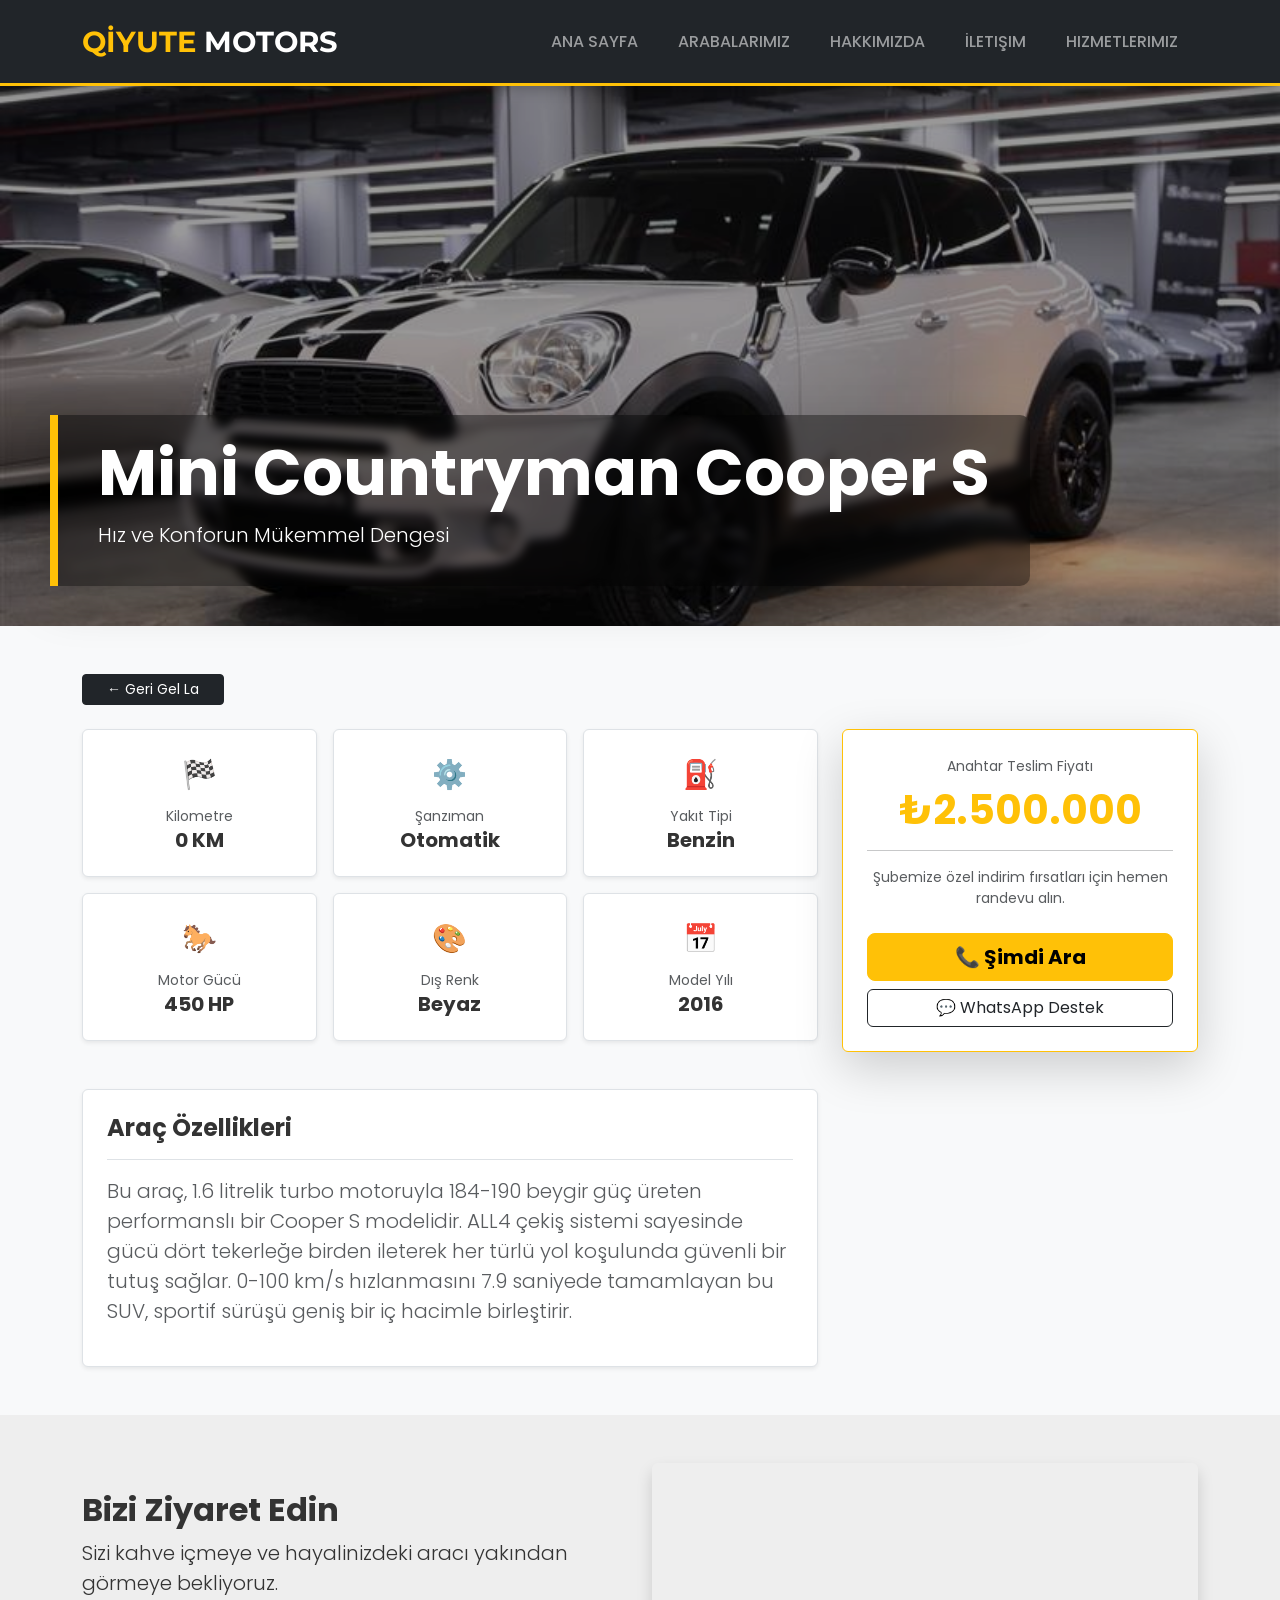
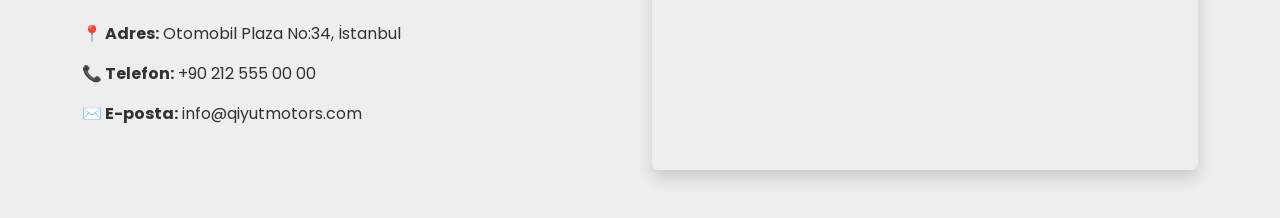
<file: 01DetayAraç.html>
<!DOCTYPE html>
<html lang="en">
<head>
    <meta charset="UTF-8">
    <meta name="viewport" content="width=device-width, initial-scale=1.0">
    <title>Document</title>
    <link href="https://cdn.jsdelivr.net/npm/bootstrap@5.3.0/dist/css/bootstrap.min.css" rel="stylesheet" integrity="sha384-9ndCyUaIbzAi2FUVXJi0CjmCapSmO7SnpJef0486qhLnuZ2cdeRhO02iuK6FUUVM" crossorigin="anonymous">
    <link rel="stylesheet" href="style.css">
</head>
<body>

    <nav class="navbar navbar-expand-lg navbar-dark bg-dark sticky-top">
    <div class="container">
        <a class="navbar-brand fw-bold" href="index.html">
            <span class="text-warning">QİYUTE</span> MOTORS
        </a>

        <button class="navbar-toggler" type="button" data-bs-toggle="collapse" data-bs-target="#zaffarNav">
            <span class="navbar-toggler-icon"></span>
        </button>

        <div class="collapse navbar-collapse" id="zaffarNav">
            <ul class="navbar-nav ms-auto">
                <li class="nav-item">
                    <a class="nav-link" href="index.html">Ana Sayfa</a>
                </li>
                <li class="nav-item">
                    <a class="nav-link" href="Arabalar.html">Arabalarımız</a>
                </li>
                <li class="nav-item">
                    <a class="nav-link" href="hakkımızda.html">Hakkımızda</a>
                </li>
                <li class="nav-item">
                    <a class="nav-link" href="iletişim.html">İletişim</a>
                </li>
                <li class="nav-item">
                    <a class="nav-link" href="hizmetlerimiz.html">Hizmetlerimiz</a>
                </li>
            </ul>
        </div>
    </div>
</nav>



    <section class="araba-ust-bolum position-relative">
    <div class="container-fluid p-0">
        <img src="images/miniCopper01.jpg" class="detay-ana-resim" alt="Araba">
        <div class="resim-ustu-yazi shadow-lg">
            <h1 class="display-3 fw-bold">Mini Countryman Cooper S</h1>
            <p class="lead">Hız ve Konforun Mükemmel Dengesi</p>
        </div>
    </div>
</section>

<div class="container my-5">
    <div class="mb-4">
        <a href="Arabalar.html" class="btn btn-dark btn-sm px-4">← Geri Gel La</a>
    </div>

    <div class="row">
        <div class="col-lg-8">
            <div class="row g-3">
                <div class="col-6 col-md-4">
                    <div class="detay-kutu text-center p-4 shadow-sm border rounded">
                        <span class="d-block mb-2 fs-3">🏁</span>
                        <span class="text-muted small">Kilometre</span>
                        <h5 class="fw-bold mb-0">0 KM</h5>
                    </div>
                </div>
                <div class="col-6 col-md-4">
                    <div class="detay-kutu text-center p-4 shadow-sm border rounded">
                        <span class="d-block mb-2 fs-3">⚙️</span>
                        <span class="text-muted small">Şanzıman</span>
                        <h5 class="fw-bold mb-0">Otomatik</h5>
                    </div>
                </div>
                <div class="col-6 col-md-4">
                    <div class="detay-kutu text-center p-4 shadow-sm border rounded">
                        <span class="d-block mb-2 fs-3">⛽</span>
                        <span class="text-muted small">Yakıt Tipi</span>
                        <h5 class="fw-bold mb-0">Benzin</h5>
                    </div>
                </div>
                <div class="col-6 col-md-4">
                    <div class="detay-kutu text-center p-4 shadow-sm border rounded">
                        <span class="d-block mb-2 fs-3">🐎</span>
                        <span class="text-muted small">Motor Gücü</span>
                        <h5 class="fw-bold mb-0">450 HP</h5>
                    </div>
                </div>
                <div class="col-6 col-md-4">
                    <div class="detay-kutu text-center p-4 shadow-sm border rounded">
                        <span class="d-block mb-2 fs-3">🎨</span>
                        <span class="text-muted small">Dış Renk</span>
                        <h5 class="fw-bold mb-0">Beyaz</h5>
                    </div>
                </div>
                <div class="col-6 col-md-4">
                    <div class="detay-kutu text-center p-4 shadow-sm border rounded">
                        <span class="d-block mb-2 fs-3">📅</span>
                        <span class="text-muted small">Model Yılı</span>
                        <h5 class="fw-bold mb-0">2016</h5>
                    </div>
                </div>
            </div>

            <div class="mt-5 p-4 bg-white shadow-sm border rounded">
                <h4 class="fw-bold border-bottom pb-3 mb-3">Araç Özellikleri</h4>
                <p class="text-muted lead">
                    Bu araç, 1.6 litrelik turbo motoruyla 184-190 beygir güç üreten performanslı bir Cooper S modelidir. ALL4 çekiş sistemi sayesinde gücü dört tekerleğe birden ileterek her türlü yol koşulunda güvenli bir tutuş sağlar. 0-100 km/s hızlanmasını 7.9 saniyede tamamlayan bu SUV, sportif sürüşü geniş bir iç hacimle birleştirir.
                </p>
            </div>
        </div>

        <div class="col-lg-4">
            <div class="sticky-top" style="top: 100px; z-index: 1;">
                <div class="card border-warning shadow-lg">
                    <div class="card-body p-4 text-center">
                        <span class="text-muted small">Anahtar Teslim Fiyatı</span>
                        <h2 class="display-6 fw-bold text-warning my-2">₺2.500.000</h2>
                        <hr>
                        <p class="small text-muted mb-4">Şubemize özel indirim fırsatları için hemen randevu alın.</p>
                        <div class="d-grid gap-2">
                            <button class="btn btn-warning btn-lg fw-bold">📞 Şimdi Ara</button>
                            <button class="btn btn-outline-dark">💬 WhatsApp Destek</button>
                        </div>
                    </div>
                </div>
            </div>
        </div>
    </div>
</div>
<section class="py-5" style="background-color: #eeeeee;">
    <div class="container">
        <div class="row align-items-center">
            <div class="col-md-6">
                <h2 class="fw-bold">Bizi Ziyaret Edin</h2>
                <p class="lead">Sizi kahve içmeye ve hayalinizdeki aracı yakından görmeye bekliyoruz.</p>
                <ul class="list-unstyled mt-4">
                    <li class="mb-3"><strong>📍 Adres:</strong> Otomobil Plaza No:34, İstanbul</li>
                    <li class="mb-3"><strong>📞 Telefon:</strong> +90 212 555 00 00</li>
                    <li class="mb-3"><strong>✉️ E-posta:</strong> info@qiyutmotors.com</li>
                </ul>
            </div>
            <div class="col-md-6">
                <div class="ratio ratio-16x9 shadow rounded overflow-hidden">
                    <iframe src="https://www.google.com/maps/embed?pb=!1m18!1m12!1m3!1d3010.457885421528!2d28.9774616!3d41.025635!2m3!1f0!2f0!3f0!3m2!1i1024!2i768!4f13.1!3m3!1m2!1s0x0%3A0x0!2zNDHCsDAxJzMyLjMiTiAyOMKwNTgnMzguOSJF!5e0!3m2!1str!2str!4v1620000000000" allowfullscreen="" loading="lazy"></iframe>
                </div>
            </div>
        </div>
    </div>
</section>
</body>
</html>
</file>
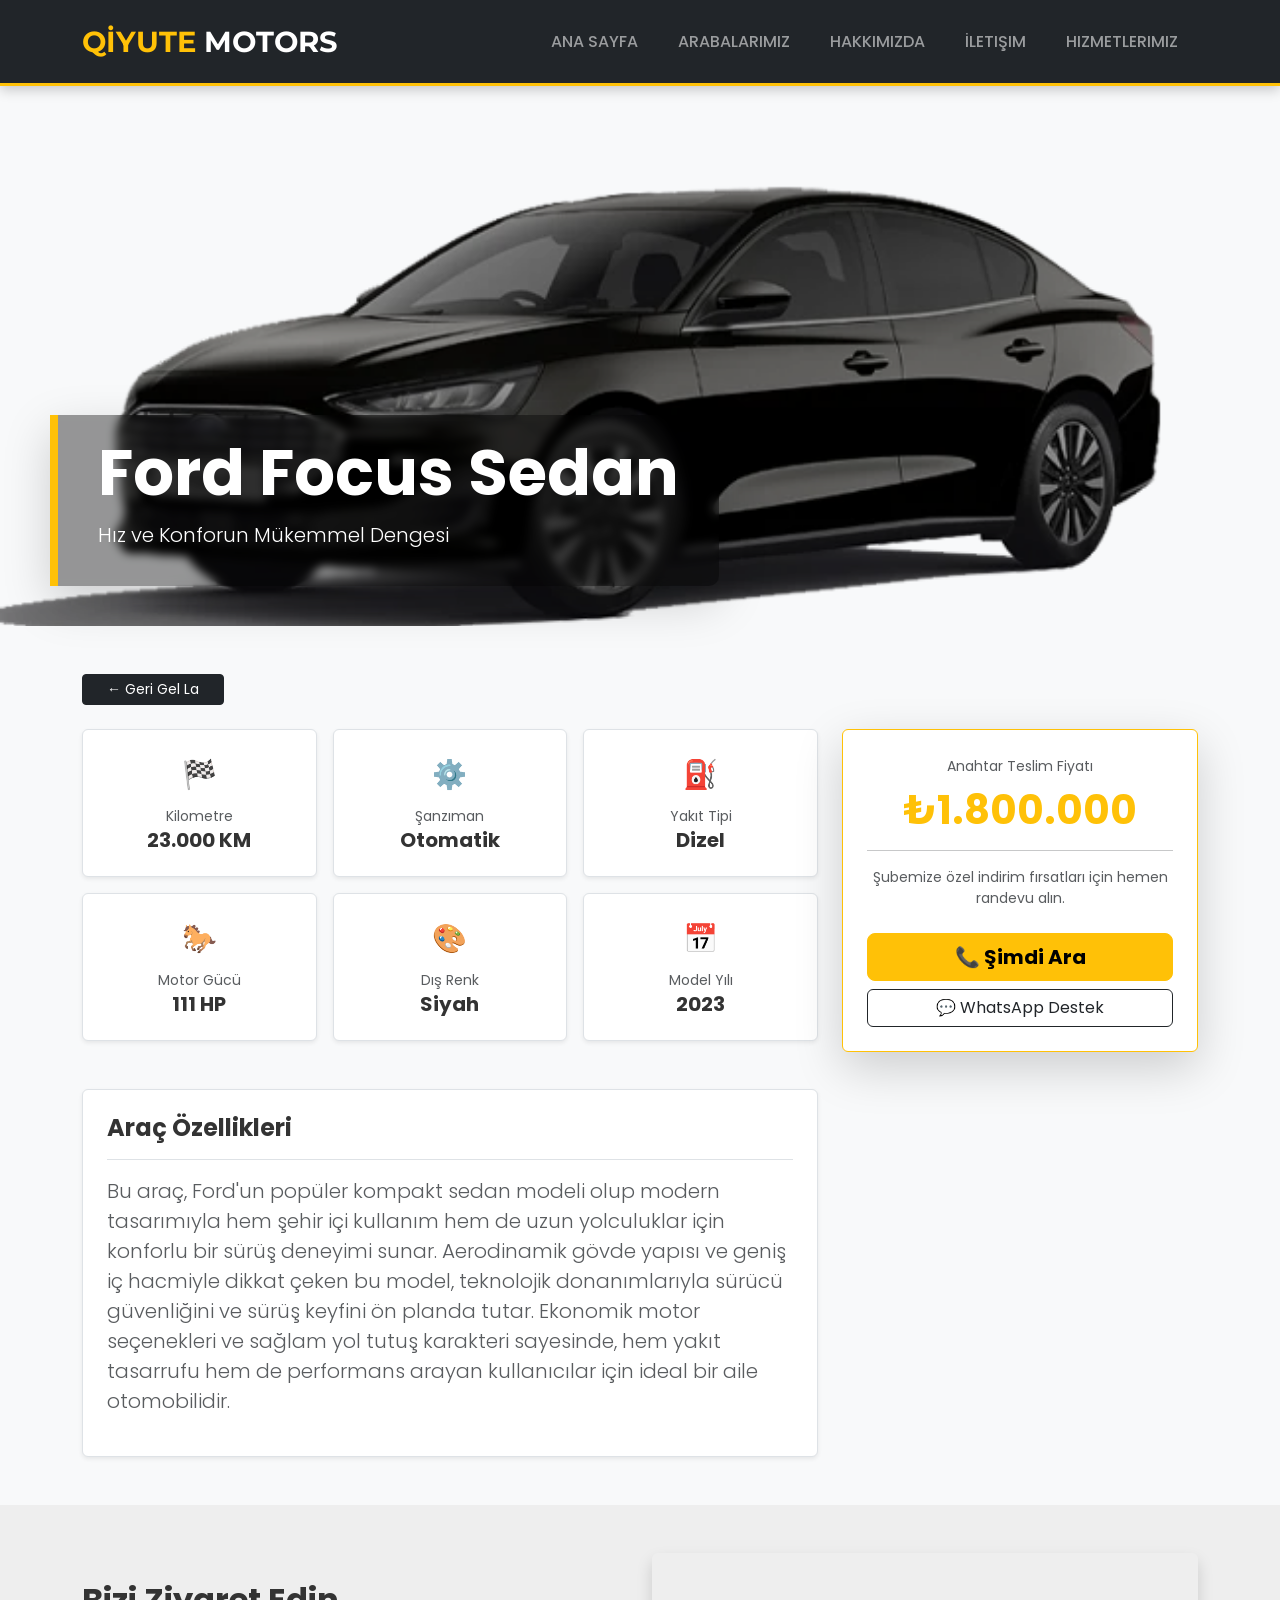
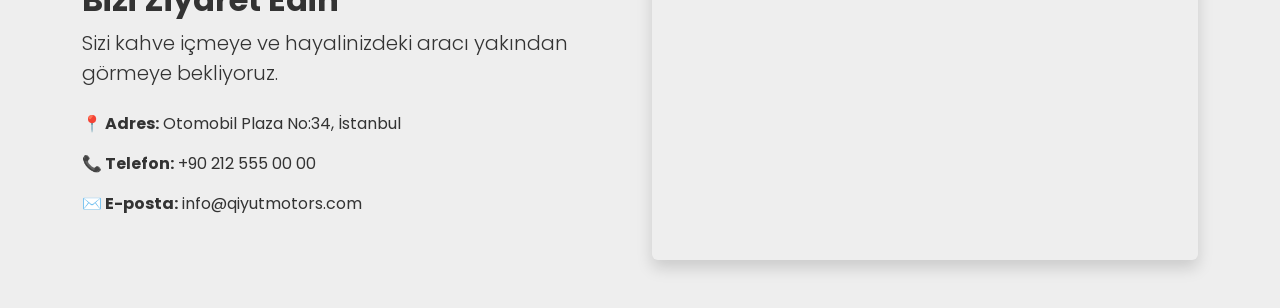
<file: 02DetayAraç.html>
<!DOCTYPE html>
<html lang="en">
<head>
    <meta charset="UTF-8">
    <meta name="viewport" content="width=device-width, initial-scale=1.0">
    <title>Document</title>
    <link href="https://cdn.jsdelivr.net/npm/bootstrap@5.3.0/dist/css/bootstrap.min.css" rel="stylesheet" integrity="sha384-9ndCyUaIbzAi2FUVXJi0CjmCapSmO7SnpJef0486qhLnuZ2cdeRhO02iuK6FUUVM" crossorigin="anonymous">
    <link rel="stylesheet" href="style.css">
</head>
<body>
    
    <nav class="navbar navbar-expand-lg navbar-dark bg-dark sticky-top">
    <div class="container">
        <a class="navbar-brand fw-bold" href="index.html">
            <span class="text-warning">QİYUTE</span> MOTORS
        </a>

        <button class="navbar-toggler" type="button" data-bs-toggle="collapse" data-bs-target="#zaffarNav">
            <span class="navbar-toggler-icon"></span>
        </button>

        <div class="collapse navbar-collapse" id="zaffarNav">
            <ul class="navbar-nav ms-auto">
                <li class="nav-item">
                    <a class="nav-link" href="index.html">Ana Sayfa</a>
                </li>
                <li class="nav-item">
                    <a class="nav-link" href="Arabalar.html">Arabalarımız</a>
                </li>
                <li class="nav-item">
                    <a class="nav-link" href="hakkımızda.html">Hakkımızda</a>
                </li>
                <li class="nav-item">
                    <a class="nav-link" href="iletişim.html">İletişim</a>
                </li>
                <li class="nav-item">
                    <a class="nav-link" href="hizmetlerimiz.html">Hizmetlerimiz</a>
                </li>
            </ul>
        </div>
    </div>
</nav>



    <section class="araba-ust-bolum position-relative">
    <div class="container-fluid p-0">
        <img src="images/fOCUC02.webp" class="detay-ana-resim" alt="Araba">
        <div class="resim-ustu-yazi shadow-lg">
            <h1 class="display-3 fw-bold">Ford Focus Sedan</h1>
            <p class="lead">Hız ve Konforun Mükemmel Dengesi</p>
        </div>
    </div>
</section>

<div class="container my-5">
    <div class="mb-4">
        <a href="Arabalar.html" class="btn btn-dark btn-sm px-4">← Geri Gel La</a>
    </div>

    <div class="row">
        <div class="col-lg-8">
            <div class="row g-3">
                <div class="col-6 col-md-4">
                    <div class="detay-kutu text-center p-4 shadow-sm border rounded">
                        <span class="d-block mb-2 fs-3">🏁</span>
                        <span class="text-muted small">Kilometre</span>
                        <h5 class="fw-bold mb-0">23.000 KM</h5>
                    </div>
                </div>
                <div class="col-6 col-md-4">
                    <div class="detay-kutu text-center p-4 shadow-sm border rounded">
                        <span class="d-block mb-2 fs-3">⚙️</span>
                        <span class="text-muted small">Şanzıman</span>
                        <h5 class="fw-bold mb-0">Otomatik</h5>
                    </div>
                </div>
                <div class="col-6 col-md-4">
                    <div class="detay-kutu text-center p-4 shadow-sm border rounded">
                        <span class="d-block mb-2 fs-3">⛽</span>
                        <span class="text-muted small">Yakıt Tipi</span>
                        <h5 class="fw-bold mb-0">Dizel</h5>
                    </div>
                </div>
                <div class="col-6 col-md-4">
                    <div class="detay-kutu text-center p-4 shadow-sm border rounded">
                        <span class="d-block mb-2 fs-3">🐎</span>
                        <span class="text-muted small">Motor Gücü</span>
                        <h5 class="fw-bold mb-0">111 HP</h5>
                    </div>
                </div>
                <div class="col-6 col-md-4">
                    <div class="detay-kutu text-center p-4 shadow-sm border rounded">
                        <span class="d-block mb-2 fs-3">🎨</span>
                        <span class="text-muted small">Dış Renk</span>
                        <h5 class="fw-bold mb-0">Siyah</h5>
                    </div>
                </div>
                <div class="col-6 col-md-4">
                    <div class="detay-kutu text-center p-4 shadow-sm border rounded">
                        <span class="d-block mb-2 fs-3">📅</span>
                        <span class="text-muted small">Model Yılı</span>
                        <h5 class="fw-bold mb-0">2023</h5>
                    </div>
                </div>
            </div>

            <div class="mt-5 p-4 bg-white shadow-sm border rounded">
                <h4 class="fw-bold border-bottom pb-3 mb-3">Araç Özellikleri</h4>
                <p class="text-muted lead">
                   Bu araç, Ford'un popüler kompakt sedan modeli olup modern tasarımıyla hem şehir içi kullanım hem de uzun yolculuklar için konforlu bir sürüş deneyimi sunar. Aerodinamik gövde yapısı ve geniş iç hacmiyle dikkat çeken bu model, teknolojik donanımlarıyla sürücü güvenliğini ve sürüş keyfini ön planda tutar. Ekonomik motor seçenekleri ve sağlam yol tutuş karakteri sayesinde, hem yakıt tasarrufu hem de performans arayan kullanıcılar için ideal bir aile otomobilidir.
                </p>
            </div>
        </div>

        <div class="col-lg-4">
            <div class="sticky-top" style="top: 100px; z-index: 1;">
                <div class="card border-warning shadow-lg">
                    <div class="card-body p-4 text-center">
                        <span class="text-muted small">Anahtar Teslim Fiyatı</span>
                        <h2 class="display-6 fw-bold text-warning my-2">₺1.800.000</h2>
                        <hr>
                        <p class="small text-muted mb-4">Şubemize özel indirim fırsatları için hemen randevu alın.</p>
                        <div class="d-grid gap-2">
                            <button class="btn btn-warning btn-lg fw-bold">📞 Şimdi Ara</button>
                            <button class="btn btn-outline-dark">💬 WhatsApp Destek</button>
                        </div>
                    </div>
                </div>
            </div>
        </div>
    </div>
</div>
<section class="py-5" style="background-color: #eeeeee;">
    <div class="container">
        <div class="row align-items-center">
            <div class="col-md-6">
                <h2 class="fw-bold">Bizi Ziyaret Edin</h2>
                <p class="lead">Sizi kahve içmeye ve hayalinizdeki aracı yakından görmeye bekliyoruz.</p>
                <ul class="list-unstyled mt-4">
                    <li class="mb-3"><strong>📍 Adres:</strong> Otomobil Plaza No:34, İstanbul</li>
                    <li class="mb-3"><strong>📞 Telefon:</strong> +90 212 555 00 00</li>
                    <li class="mb-3"><strong>✉️ E-posta:</strong> info@qiyutmotors.com</li>
                </ul>
            </div>
            <div class="col-md-6">
                <div class="ratio ratio-16x9 shadow rounded overflow-hidden">
                    <iframe src="https://www.google.com/maps/embed?pb=!1m18!1m12!1m3!1d3010.457885421528!2d28.9774616!3d41.025635!2m3!1f0!2f0!3f0!3m2!1i1024!2i768!4f13.1!3m3!1m2!1s0x0%3A0x0!2zNDHCsDAxJzMyLjMiTiAyOMKwNTgnMzguOSJF!5e0!3m2!1str!2str!4v1620000000000" allowfullscreen="" loading="lazy"></iframe>
                </div>
            </div>
        </div>
    </div>
</section>
</body>
</html>
</file>
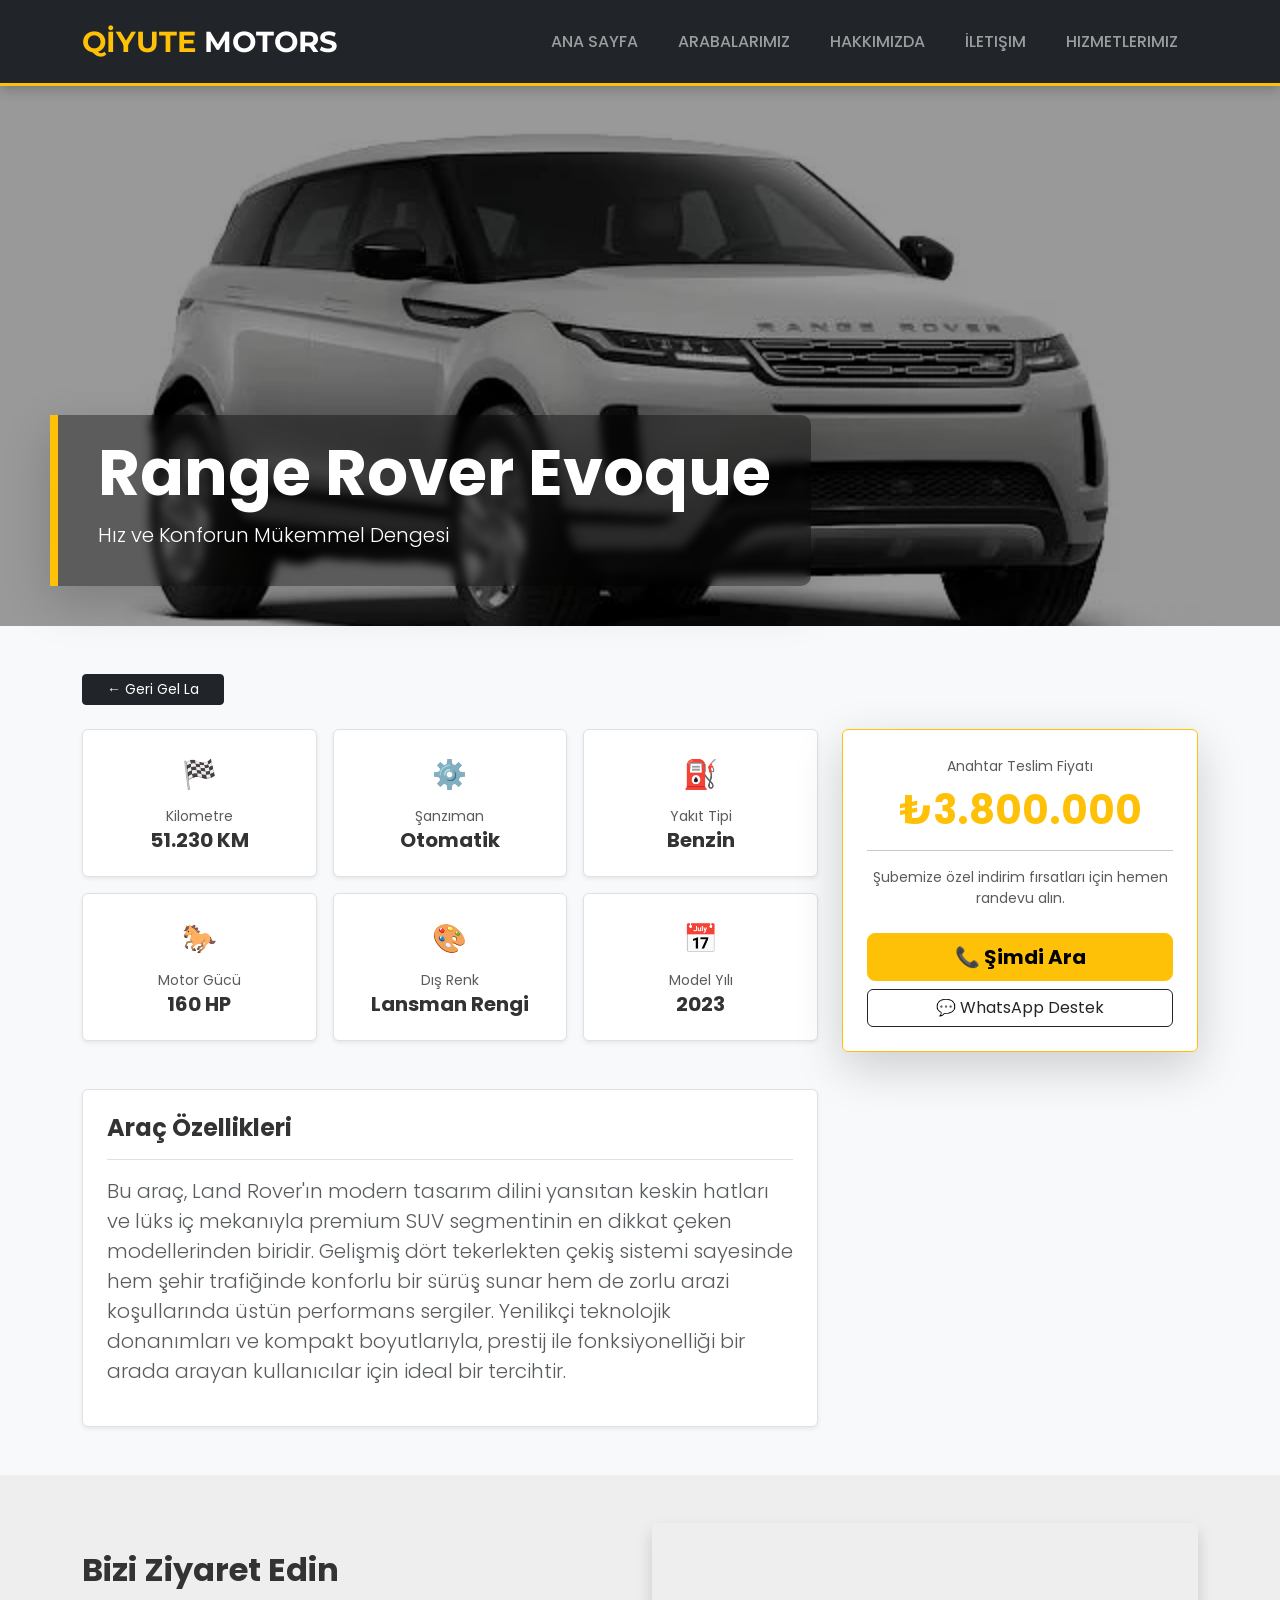
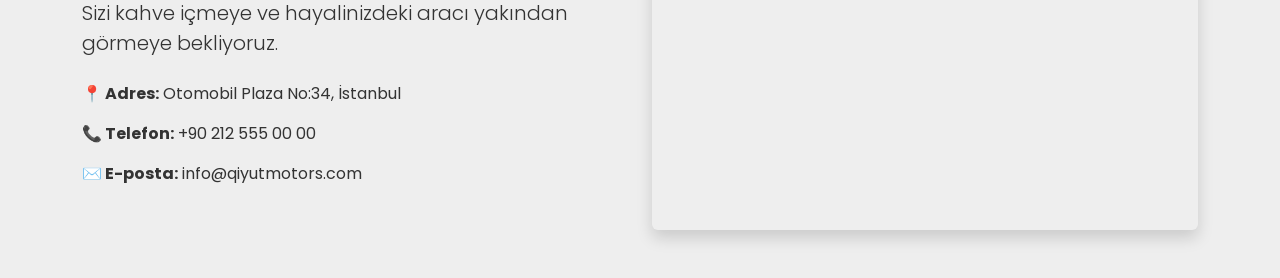
<file: 03DetayAraç.html>
<!DOCTYPE html>
<html lang="en">
<head>
    <meta charset="UTF-8">
    <meta name="viewport" content="width=device-width, initial-scale=1.0">
    <title>Document</title>
    <link href="https://cdn.jsdelivr.net/npm/bootstrap@5.3.0/dist/css/bootstrap.min.css" rel="stylesheet" integrity="sha384-9ndCyUaIbzAi2FUVXJi0CjmCapSmO7SnpJef0486qhLnuZ2cdeRhO02iuK6FUUVM" crossorigin="anonymous">
    <link rel="stylesheet" href="style.css">
</head>
<body>
    
    <nav class="navbar navbar-expand-lg navbar-dark bg-dark sticky-top">
    <div class="container">
        <a class="navbar-brand fw-bold" href="index.html">
            <span class="text-warning">QİYUTE</span> MOTORS
        </a>

        <button class="navbar-toggler" type="button" data-bs-toggle="collapse" data-bs-target="#zaffarNav">
            <span class="navbar-toggler-icon"></span>
        </button>

        <div class="collapse navbar-collapse" id="zaffarNav">
            <ul class="navbar-nav ms-auto">
                <li class="nav-item">
                    <a class="nav-link" href="index.html">Ana Sayfa</a>
                </li>
                <li class="nav-item">
                    <a class="nav-link" href="Arabalar.html">Arabalarımız</a>
                </li>
                <li class="nav-item">
                    <a class="nav-link" href="hakkımızda.html">Hakkımızda</a>
                </li>
                <li class="nav-item">
                    <a class="nav-link" href="iletişim.html">İletişim</a>
                </li>
                <li class="nav-item">
                    <a class="nav-link" href="hizmetlerimiz.html">Hizmetlerimiz</a>
                </li>
            </ul>
        </div>
    </div>
</nav>



    <section class="araba-ust-bolum position-relative">
    <div class="container-fluid p-0">
        <img src="images/landrover03.webp" class="detay-ana-resim" alt="Araba">
        <div class="resim-ustu-yazi shadow-lg">
            <h1 class="display-3 fw-bold">Range Rover Evoque</h1>
            <p class="lead">Hız ve Konforun Mükemmel Dengesi</p>
        </div>
    </div>
</section>

<div class="container my-5">
    <div class="mb-4">
        <a href="Arabalar.html" class="btn btn-dark btn-sm px-4">← Geri Gel La</a>
    </div>

    <div class="row">
        <div class="col-lg-8">
            <div class="row g-3">
                <div class="col-6 col-md-4">
                    <div class="detay-kutu text-center p-4 shadow-sm border rounded">
                        <span class="d-block mb-2 fs-3">🏁</span>
                        <span class="text-muted small">Kilometre</span>
                        <h5 class="fw-bold mb-0">51.230 KM</h5>
                    </div>
                </div>
                <div class="col-6 col-md-4">
                    <div class="detay-kutu text-center p-4 shadow-sm border rounded">
                        <span class="d-block mb-2 fs-3">⚙️</span>
                        <span class="text-muted small">Şanzıman</span>
                        <h5 class="fw-bold mb-0">Otomatik</h5>
                    </div>
                </div>
                <div class="col-6 col-md-4">
                    <div class="detay-kutu text-center p-4 shadow-sm border rounded">
                        <span class="d-block mb-2 fs-3">⛽</span>
                        <span class="text-muted small">Yakıt Tipi</span>
                        <h5 class="fw-bold mb-0">Benzin</h5>
                    </div>
                </div>
                <div class="col-6 col-md-4">
                    <div class="detay-kutu text-center p-4 shadow-sm border rounded">
                        <span class="d-block mb-2 fs-3">🐎</span>
                        <span class="text-muted small">Motor Gücü</span>
                        <h5 class="fw-bold mb-0">160 HP</h5>
                    </div>
                </div>
                <div class="col-6 col-md-4">
                    <div class="detay-kutu text-center p-4 shadow-sm border rounded">
                        <span class="d-block mb-2 fs-3">🎨</span>
                        <span class="text-muted small">Dış Renk</span>
                        <h5 class="fw-bold mb-0">Lansman Rengi</h5>
                    </div>
                </div>
                <div class="col-6 col-md-4">
                    <div class="detay-kutu text-center p-4 shadow-sm border rounded">
                        <span class="d-block mb-2 fs-3">📅</span>
                        <span class="text-muted small">Model Yılı</span>
                        <h5 class="fw-bold mb-0">2023</h5>
                    </div>
                </div>
            </div>

            <div class="mt-5 p-4 bg-white shadow-sm border rounded">
                <h4 class="fw-bold border-bottom pb-3 mb-3">Araç Özellikleri</h4>
                <p class="text-muted lead">
                   Bu araç, Land Rover'ın modern tasarım dilini yansıtan keskin hatları ve lüks iç mekanıyla premium SUV segmentinin en dikkat çeken modellerinden biridir. Gelişmiş dört tekerlekten çekiş sistemi sayesinde hem şehir trafiğinde konforlu bir sürüş sunar hem de zorlu arazi koşullarında üstün performans sergiler. Yenilikçi teknolojik donanımları ve kompakt boyutlarıyla, prestij ile fonksiyonelliği bir arada arayan kullanıcılar için ideal bir tercihtir.
                </p>
            </div>
        </div>

        <div class="col-lg-4">
            <div class="sticky-top" style="top: 100px; z-index: 1;">
                <div class="card border-warning shadow-lg">
                    <div class="card-body p-4 text-center">
                        <span class="text-muted small">Anahtar Teslim Fiyatı</span>
                        <h2 class="display-6 fw-bold text-warning my-2">₺3.800.000</h2>
                        <hr>
                        <p class="small text-muted mb-4">Şubemize özel indirim fırsatları için hemen randevu alın.</p>
                        <div class="d-grid gap-2">
                            <button class="btn btn-warning btn-lg fw-bold">📞 Şimdi Ara</button>
                            <button class="btn btn-outline-dark">💬 WhatsApp Destek</button>
                        </div>
                    </div>
                </div>
            </div>
        </div>
    </div>
</div>
<section class="py-5" style="background-color: #eeeeee;">
    <div class="container">
        <div class="row align-items-center">
            <div class="col-md-6">
                <h2 class="fw-bold">Bizi Ziyaret Edin</h2>
                <p class="lead">Sizi kahve içmeye ve hayalinizdeki aracı yakından görmeye bekliyoruz.</p>
                <ul class="list-unstyled mt-4">
                    <li class="mb-3"><strong>📍 Adres:</strong> Otomobil Plaza No:34, İstanbul</li>
                    <li class="mb-3"><strong>📞 Telefon:</strong> +90 212 555 00 00</li>
                    <li class="mb-3"><strong>✉️ E-posta:</strong> info@qiyutmotors.com</li>
                </ul>
            </div>
            <div class="col-md-6">
                <div class="ratio ratio-16x9 shadow rounded overflow-hidden">
                    <iframe src="https://www.google.com/maps/embed?pb=!1m18!1m12!1m3!1d3010.457885421528!2d28.9774616!3d41.025635!2m3!1f0!2f0!3f0!3m2!1i1024!2i768!4f13.1!3m3!1m2!1s0x0%3A0x0!2zNDHCsDAxJzMyLjMiTiAyOMKwNTgnMzguOSJF!5e0!3m2!1str!2str!4v1620000000000" allowfullscreen="" loading="lazy"></iframe>
                </div>
            </div>
        </div>
    </div>
</section>
</body>
</html>
</file>
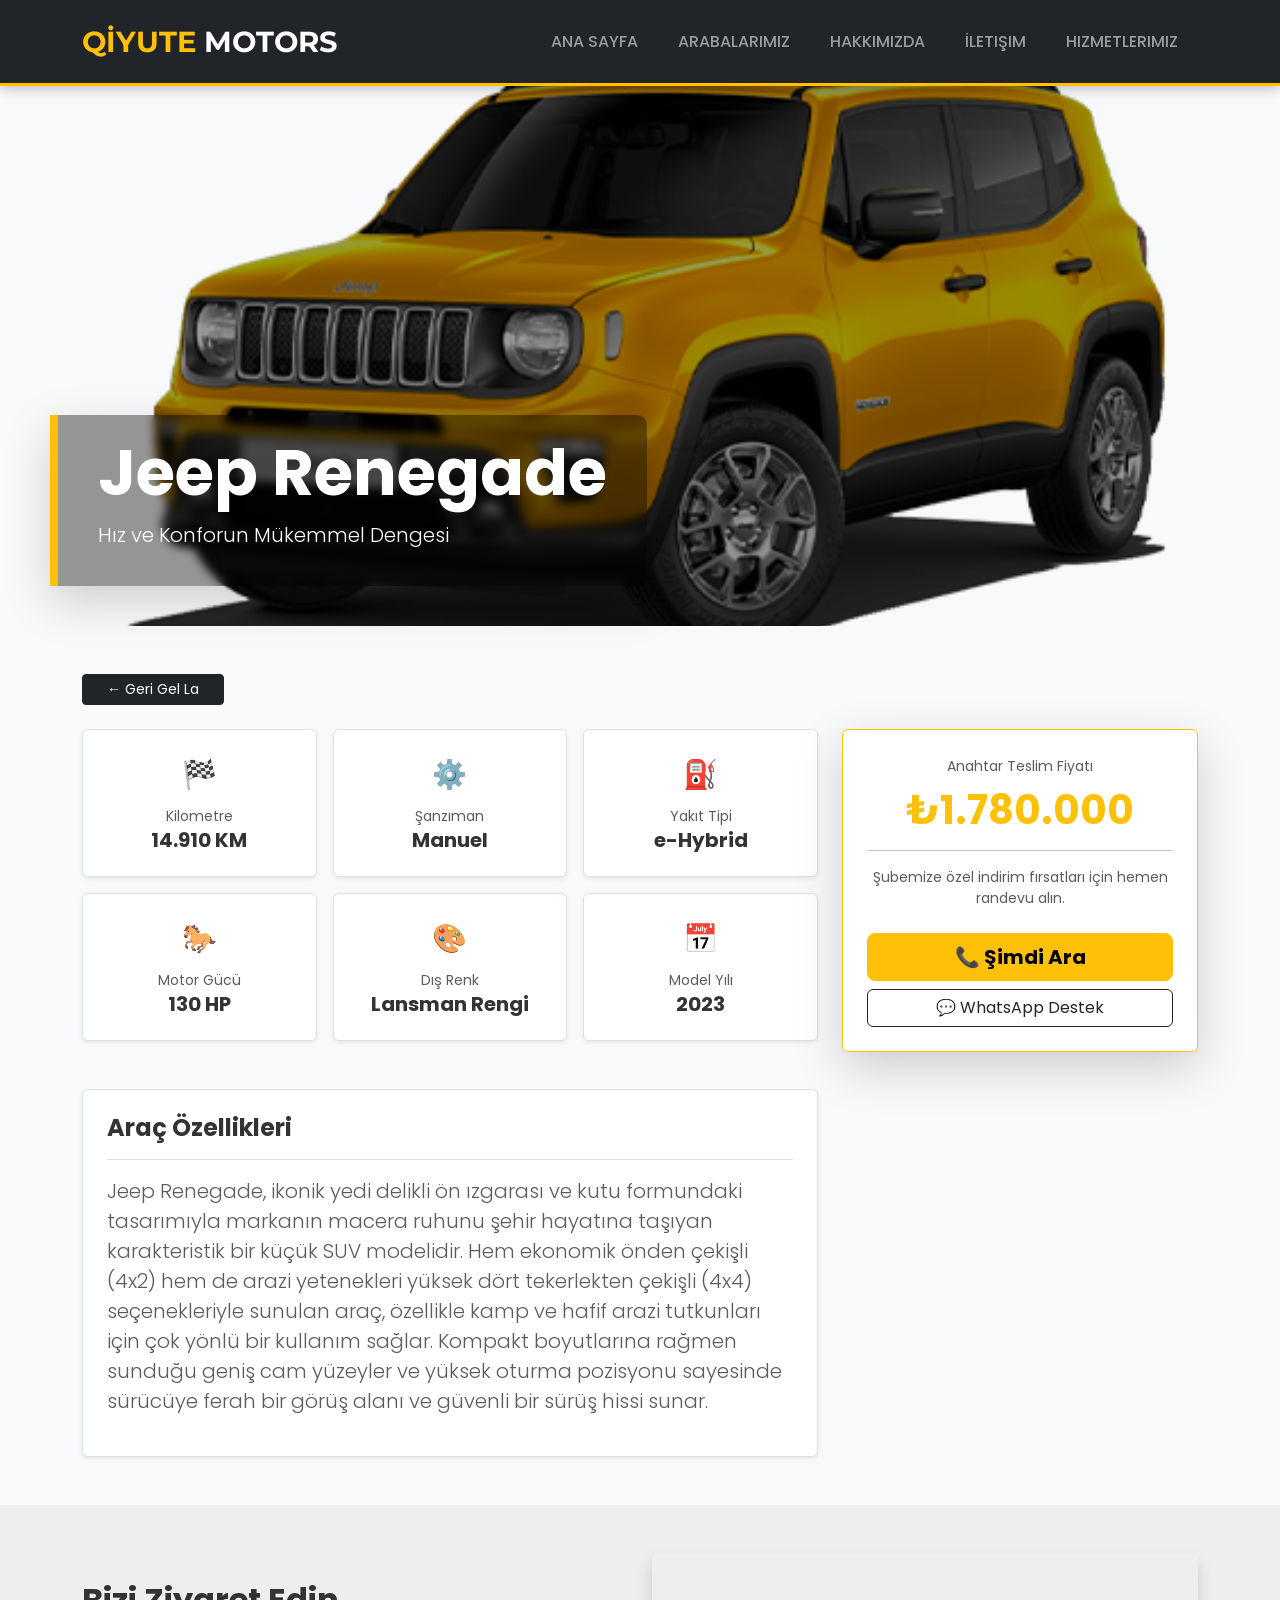
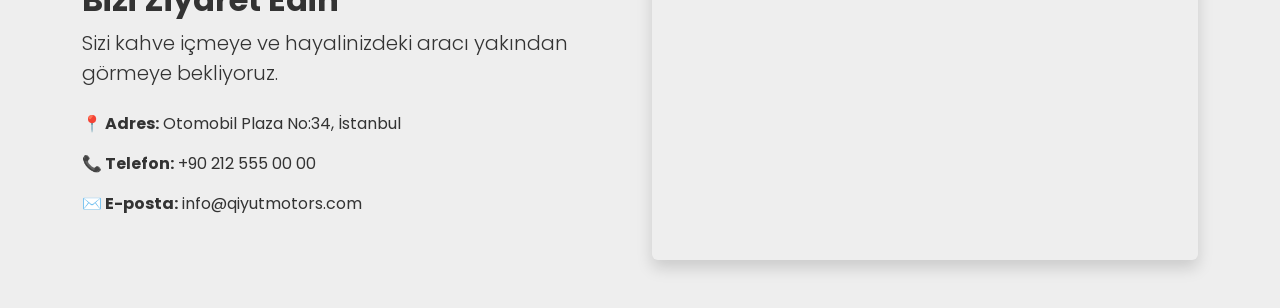
<file: 04DetayAraç.html>
<!DOCTYPE html>
<html lang="en">
<head>
    <meta charset="UTF-8">
    <meta name="viewport" content="width=device-width, initial-scale=1.0">
    <title>Document</title>
    <link href="https://cdn.jsdelivr.net/npm/bootstrap@5.3.0/dist/css/bootstrap.min.css" rel="stylesheet" integrity="sha384-9ndCyUaIbzAi2FUVXJi0CjmCapSmO7SnpJef0486qhLnuZ2cdeRhO02iuK6FUUVM" crossorigin="anonymous">
    <link rel="stylesheet" href="style.css">
</head>
<body>
    
    <nav class="navbar navbar-expand-lg navbar-dark bg-dark sticky-top">
    <div class="container">
        <a class="navbar-brand fw-bold" href="index.html">
            <span class="text-warning">QİYUTE</span> MOTORS
        </a>

        <button class="navbar-toggler" type="button" data-bs-toggle="collapse" data-bs-target="#zaffarNav">
            <span class="navbar-toggler-icon"></span>
        </button>

        <div class="collapse navbar-collapse" id="zaffarNav">
            <ul class="navbar-nav ms-auto">
                <li class="nav-item">
                    <a class="nav-link" href="index.html">Ana Sayfa</a>
                </li>
                <li class="nav-item">
                    <a class="nav-link" href="Arabalar.html">Arabalarımız</a>
                </li>
                <li class="nav-item">
                    <a class="nav-link" href="hakkımızda.html">Hakkımızda</a>
                </li>
                <li class="nav-item">
                    <a class="nav-link" href="iletişim.html">İletişim</a>
                </li>
                <li class="nav-item">
                    <a class="nav-link" href="hizmetlerimiz.html">Hizmetlerimiz</a>
                </li>
            </ul>
        </div>
    </div>
</nav>



    <section class="araba-ust-bolum position-relative">
    <div class="container-fluid p-0">
        <img src="images/jeep04.png" class="detay-ana-resim" alt="Araba">
        <div class="resim-ustu-yazi shadow-lg">
            <h1 class="display-3 fw-bold">Jeep Renegade</h1>
            <p class="lead">Hız ve Konforun Mükemmel Dengesi</p>
        </div>
    </div>
</section>

<div class="container my-5">
    <div class="mb-4">
        <a href="Arabalar.html" class="btn btn-dark btn-sm px-4">← Geri Gel La</a>
    </div>

    <div class="row">
        <div class="col-lg-8">
            <div class="row g-3">
                <div class="col-6 col-md-4">
                    <div class="detay-kutu text-center p-4 shadow-sm border rounded">
                        <span class="d-block mb-2 fs-3">🏁</span>
                        <span class="text-muted small">Kilometre</span>
                        <h5 class="fw-bold mb-0">14.910 KM</h5>
                    </div>
                </div>
                <div class="col-6 col-md-4">
                    <div class="detay-kutu text-center p-4 shadow-sm border rounded">
                        <span class="d-block mb-2 fs-3">⚙️</span>
                        <span class="text-muted small">Şanzıman</span>
                        <h5 class="fw-bold mb-0">Manuel</h5>
                    </div>
                </div>
                <div class="col-6 col-md-4">
                    <div class="detay-kutu text-center p-4 shadow-sm border rounded">
                        <span class="d-block mb-2 fs-3">⛽</span>
                        <span class="text-muted small">Yakıt Tipi</span>
                        <h5 class="fw-bold mb-0">e-Hybrid</h5>
                    </div>
                </div>
                <div class="col-6 col-md-4">
                    <div class="detay-kutu text-center p-4 shadow-sm border rounded">
                        <span class="d-block mb-2 fs-3">🐎</span>
                        <span class="text-muted small">Motor Gücü</span>
                        <h5 class="fw-bold mb-0">130 HP</h5>
                    </div>
                </div>
                <div class="col-6 col-md-4">
                    <div class="detay-kutu text-center p-4 shadow-sm border rounded">
                        <span class="d-block mb-2 fs-3">🎨</span>
                        <span class="text-muted small">Dış Renk</span>
                        <h5 class="fw-bold mb-0">Lansman Rengi</h5>
                    </div>
                </div>
                <div class="col-6 col-md-4">
                    <div class="detay-kutu text-center p-4 shadow-sm border rounded">
                        <span class="d-block mb-2 fs-3">📅</span>
                        <span class="text-muted small">Model Yılı</span>
                        <h5 class="fw-bold mb-0">2023</h5>
                    </div>
                </div>
            </div>

            <div class="mt-5 p-4 bg-white shadow-sm border rounded">
                <h4 class="fw-bold border-bottom pb-3 mb-3">Araç Özellikleri</h4>
                <p class="text-muted lead">
                  Jeep Renegade, ikonik yedi delikli ön ızgarası ve kutu formundaki tasarımıyla markanın macera ruhunu şehir hayatına taşıyan karakteristik bir küçük SUV modelidir. Hem ekonomik önden çekişli (4x2) hem de arazi yetenekleri yüksek dört tekerlekten çekişli (4x4) seçenekleriyle sunulan araç, özellikle kamp ve hafif arazi tutkunları için çok yönlü bir kullanım sağlar. Kompakt boyutlarına rağmen sunduğu geniş cam yüzeyler ve yüksek oturma pozisyonu sayesinde sürücüye ferah bir görüş alanı ve güvenli bir sürüş hissi sunar.
                </p>
            </div>
        </div>

        <div class="col-lg-4">
            <div class="sticky-top" style="top: 100px; z-index: 1;">
                <div class="card border-warning shadow-lg">
                    <div class="card-body p-4 text-center">
                        <span class="text-muted small">Anahtar Teslim Fiyatı</span>
                        <h2 class="display-6 fw-bold text-warning my-2">₺1.780.000</h2>
                        <hr>
                        <p class="small text-muted mb-4">Şubemize özel indirim fırsatları için hemen randevu alın.</p>
                        <div class="d-grid gap-2">
                            <button class="btn btn-warning btn-lg fw-bold">📞 Şimdi Ara</button>
                            <button class="btn btn-outline-dark">💬 WhatsApp Destek</button>
                        </div>
                    </div>
                </div>
            </div>
        </div>
    </div>
</div>
<section class="py-5" style="background-color: #eeeeee;">
    <div class="container">
        <div class="row align-items-center">
            <div class="col-md-6">
                <h2 class="fw-bold">Bizi Ziyaret Edin</h2>
                <p class="lead">Sizi kahve içmeye ve hayalinizdeki aracı yakından görmeye bekliyoruz.</p>
                <ul class="list-unstyled mt-4">
                    <li class="mb-3"><strong>📍 Adres:</strong> Otomobil Plaza No:34, İstanbul</li>
                    <li class="mb-3"><strong>📞 Telefon:</strong> +90 212 555 00 00</li>
                    <li class="mb-3"><strong>✉️ E-posta:</strong> info@qiyutmotors.com</li>
                </ul>
            </div>
            <div class="col-md-6">
                <div class="ratio ratio-16x9 shadow rounded overflow-hidden">
                    <iframe src="https://www.google.com/maps/embed?pb=!1m18!1m12!1m3!1d3010.457885421528!2d28.9774616!3d41.025635!2m3!1f0!2f0!3f0!3m2!1i1024!2i768!4f13.1!3m3!1m2!1s0x0%3A0x0!2zNDHCsDAxJzMyLjMiTiAyOMKwNTgnMzguOSJF!5e0!3m2!1str!2str!4v1620000000000" allowfullscreen="" loading="lazy"></iframe>
                </div>
            </div>
        </div>
    </div>
</section>
</body>
</html>
</file>
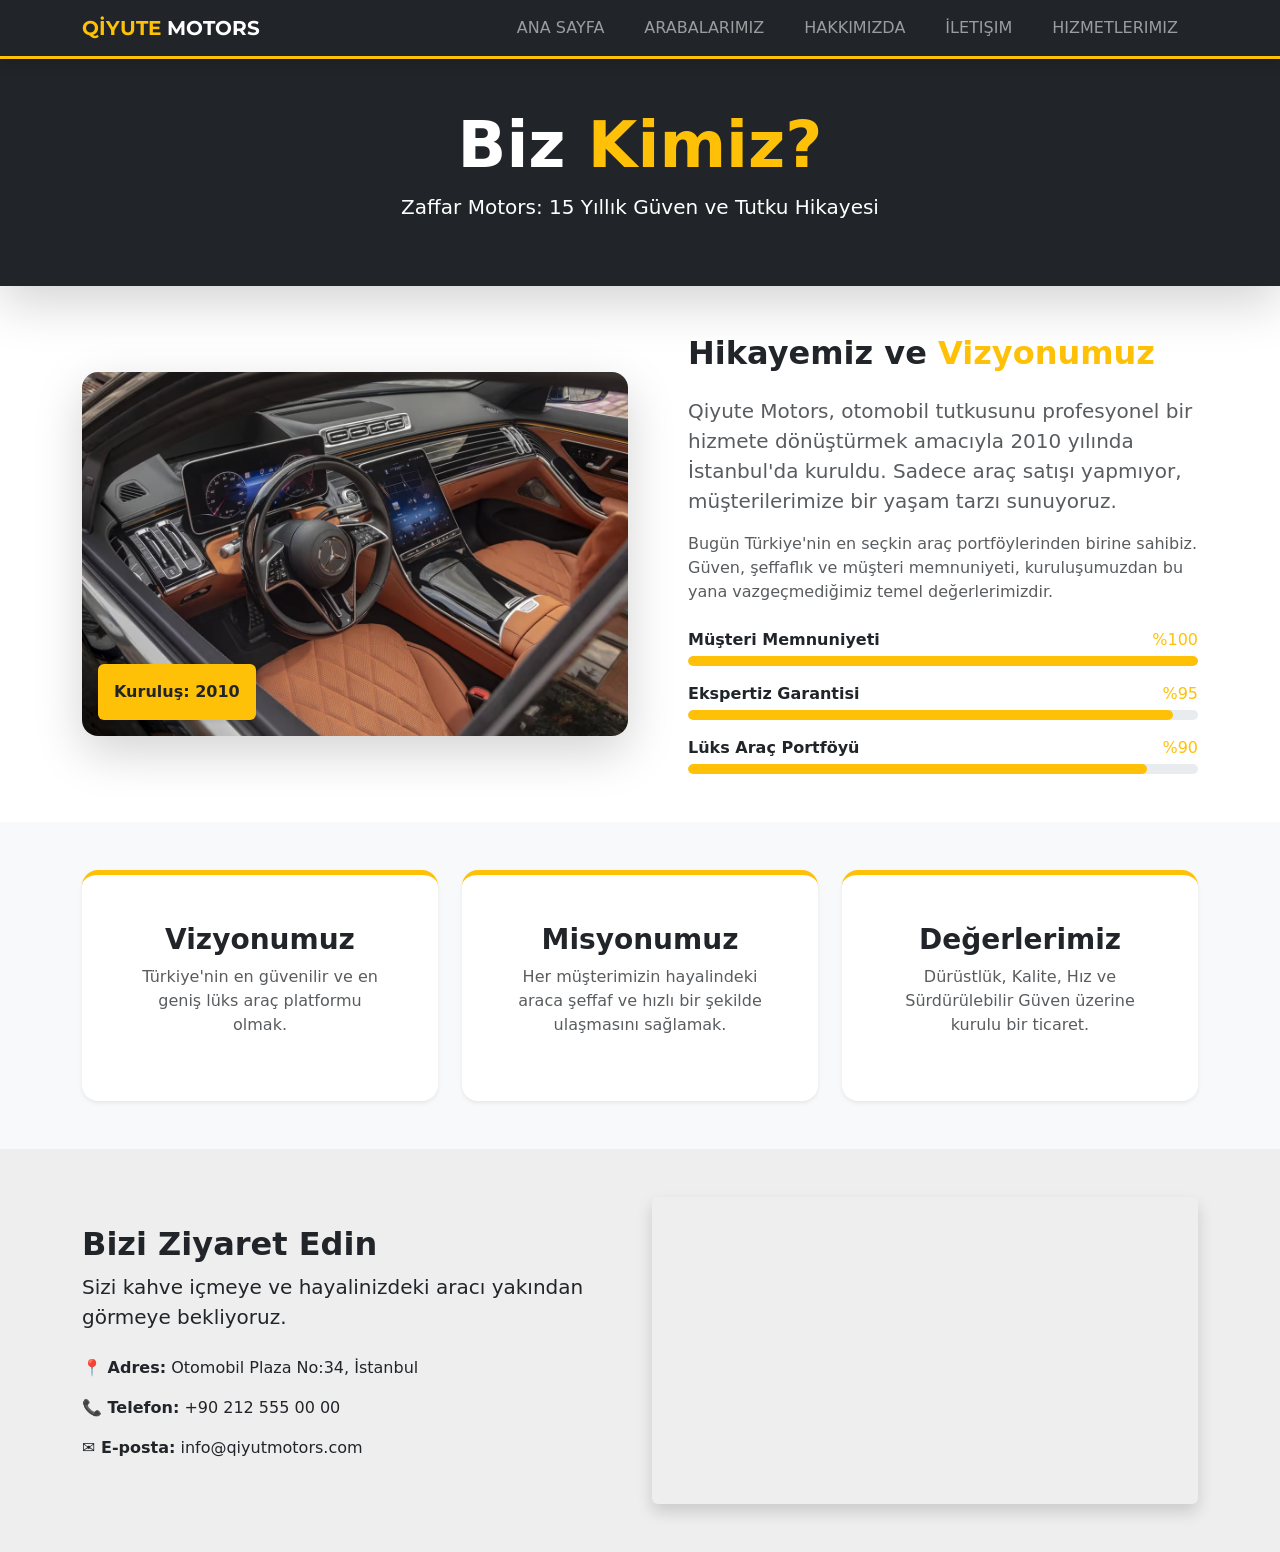
<file: hakkımızda.html>
<!DOCTYPE html>
<html lang="en">
<head>
    <meta charset="UTF-8">
    <meta name="viewport" content="width=device-width, initial-scale=1.0">
    <title>Document</title>
    <link rel="stylesheet" href="style.css">
    <link href="https://cdn.jsdelivr.net/npm/bootstrap@5.3.0/dist/css/bootstrap.min.css" rel="stylesheet" integrity="sha384-9ndCyUaIbzAi2FUVXJi0CjmCapSmO7SnpJef0486qhLnuZ2cdeRhO02iuK6FUUVM" crossorigin="anonymous">
</head>
<body>
    <nav class="navbar navbar-expand-lg navbar-dark bg-dark sticky-top">
    <div class="container">
        <a class="navbar-brand fw-bold" href="index.html">
            <span class="text-warning">QİYUTE</span> MOTORS
        </a>

        <button class="navbar-toggler" type="button" data-bs-toggle="collapse" data-bs-target="#zaffarNav">
            <span class="navbar-toggler-icon"></span>
        </button>

        <div class="collapse navbar-collapse" id="zaffarNav">
            <ul class="navbar-nav ms-auto">
                <li class="nav-item">
                    <a class="nav-link" href="index.html">Ana Sayfa</a>
                </li>
                <li class="nav-item">
                    <a class="nav-link" href="Arabalar.html">Arabalarımız</a>
                </li>
                <li class="nav-item">
                    <a class="nav-link" href="hakkımızda.html">Hakkımızda</a>
                </li>
                <li class="nav-item">
                    <a class="nav-link" href="iletişim.html">İletişim</a>
                </li>
                <li class="nav-item">
                    <a class="nav-link" href="hizmetlerimiz.html">Hizmetlerimiz</a>
                </li>
            </ul>
        </div>
    </div>
</nav>



    <section class="py-5 bg-dark text-white text-center shadow-lg">
    <div class="container">
        <h1 class="display-3 fw-bold">Biz <span class="sari-metin">Kimiz?</span></h1>
        <p class="lead">Zaffar Motors: 15 Yıllık Güven ve Tutku Hikayesi</p>
    </div>
</section>

<div class="container my-5">
    <div class="row align-items-center">
        <div class="col-lg-6 mb-4 mb-lg-0">
            <div class="position-relative">
                <img src="images/yeahMercedes.png" class="img-fluid rounded-4 shadow-lg" alt="Showroom">
                <div class="p-3 bg-warning text-dark fw-bold rounded shadow-sm position-absolute bottom-0 start-0 m-3">
                    Kuruluş: 2010
                </div>
            </div>
        </div>
        
        <div class="col-lg-6 ps-lg-5">
            <h2 class="fw-bold mb-4">Hikayemiz ve <span class="sari-metin">Vizyonumuz</span></h2>
            <p class="text-muted lead">
                Qiyute Motors, otomobil tutkusunu profesyonel bir hizmete dönüştürmek amacıyla 2010 yılında İstanbul'da kuruldu. 
                Sadece araç satışı yapmıyor, müşterilerimize bir yaşam tarzı sunuyoruz.
            </p>
            <p class="text-muted">
                Bugün Türkiye'nin en seçkin araç portföylerinden birine sahibiz. Güven, şeffaflık ve müşteri memnuniyeti, 
                kuruluşumuzdan bu yana vazgeçmediğimiz temel değerlerimizdir.
            </p>

            <div class="mt-4">
                <div class="mb-3">
                    <div class="d-flex justify-content-between mb-1">
                        <span class="fw-bold">Müşteri Memnuniyeti</span>
                        <span class="sari-metin">%100</span>
                    </div>
                    <div class="progress" style="height: 10px;">
                        <div class="progress-bar bg-warning" style="width: 100%"></div>
                    </div>
                </div>
                <div class="mb-3">
                    <div class="d-flex justify-content-between mb-1">
                        <span class="fw-bold">Ekspertiz Garantisi</span>
                        <span class="sari-metin">%95</span>
                    </div>
                    <div class="progress" style="height: 10px;">
                        <div class="progress-bar bg-warning" style="width: 95%"></div>
                    </div>
                </div>
                <div>
                    <div class="d-flex justify-content-between mb-1">
                        <span class="fw-bold">Lüks Araç Portföyü</span>
                        <span class="sari-metin">%90</span>
                    </div>
                    <div class="progress" style="height: 10px;">
                        <div class="progress-bar bg-warning" style="width: 90%"></div>
                    </div>
                </div>
            </div>
        </div>
    </div>
</div>

<section class="py-5 bg-light">
    <div class="container">
        <div class="row g-4 text-center">
            <div class="col-md-4">
                <div class="p-5 bg-white shadow-sm rounded-4 h-100 border-top border-warning border-5">
                    <h3 class="fw-bold">Vizyonumuz</h3>
                    <p class="text-muted">Türkiye'nin en güvenilir ve en geniş lüks araç platformu olmak.</p>
                </div>
            </div>
            <div class="col-md-4">
                <div class="p-5 bg-white shadow-sm rounded-4 h-100 border-top border-warning border-5">
                    <h3 class="fw-bold">Misyonumuz</h3>
                    <p class="text-muted">Her müşterimizin hayalindeki araca şeffaf ve hızlı bir şekilde ulaşmasını sağlamak.</p>
                </div>
            </div>
            <div class="col-md-4">
                <div class="p-5 bg-white shadow-sm rounded-4 h-100 border-top border-warning border-5">
                    <h3 class="fw-bold">Değerlerimiz</h3>
                    <p class="text-muted">Dürüstlük, Kalite, Hız ve Sürdürülebilir Güven üzerine kurulu bir ticaret.</p>
                </div>
            </div>
        </div>
    </div>
</section>
<section class="py-5" style="background-color: #eeeeee;">
    <div class="container">
        <div class="row align-items-center">
            <div class="col-md-6">
                <h2 class="fw-bold">Bizi Ziyaret Edin</h2>
                <p class="lead">Sizi kahve içmeye ve hayalinizdeki aracı yakından görmeye bekliyoruz.</p>
                <ul class="list-unstyled mt-4">
                    <li class="mb-3"><strong>📍 Adres:</strong> Otomobil Plaza No:34, İstanbul</li>
                    <li class="mb-3"><strong>📞 Telefon:</strong> +90 212 555 00 00</li>
                    <li class="mb-3"><strong>✉️ E-posta:</strong> info@qiyutmotors.com</li>
                </ul>
            </div>
            <div class="col-md-6">
                <div class="ratio ratio-16x9 shadow rounded overflow-hidden">
                    <iframe src="https://www.google.com/maps/embed?pb=!1m18!1m12!1m3!1d3010.457885421528!2d28.9774616!3d41.025635!2m3!1f0!2f0!3f0!3m2!1i1024!2i768!4f13.1!3m3!1m2!1s0x0%3A0x0!2zNDHCsDAxJzMyLjMiTiAyOMKwNTgnMzguOSJF!5e0!3m2!1str!2str!4v1620000000000" allowfullscreen="" loading="lazy"></iframe>
                </div>
            </div>
        </div>
    </div>
</section>
</body>
</html>
</file>
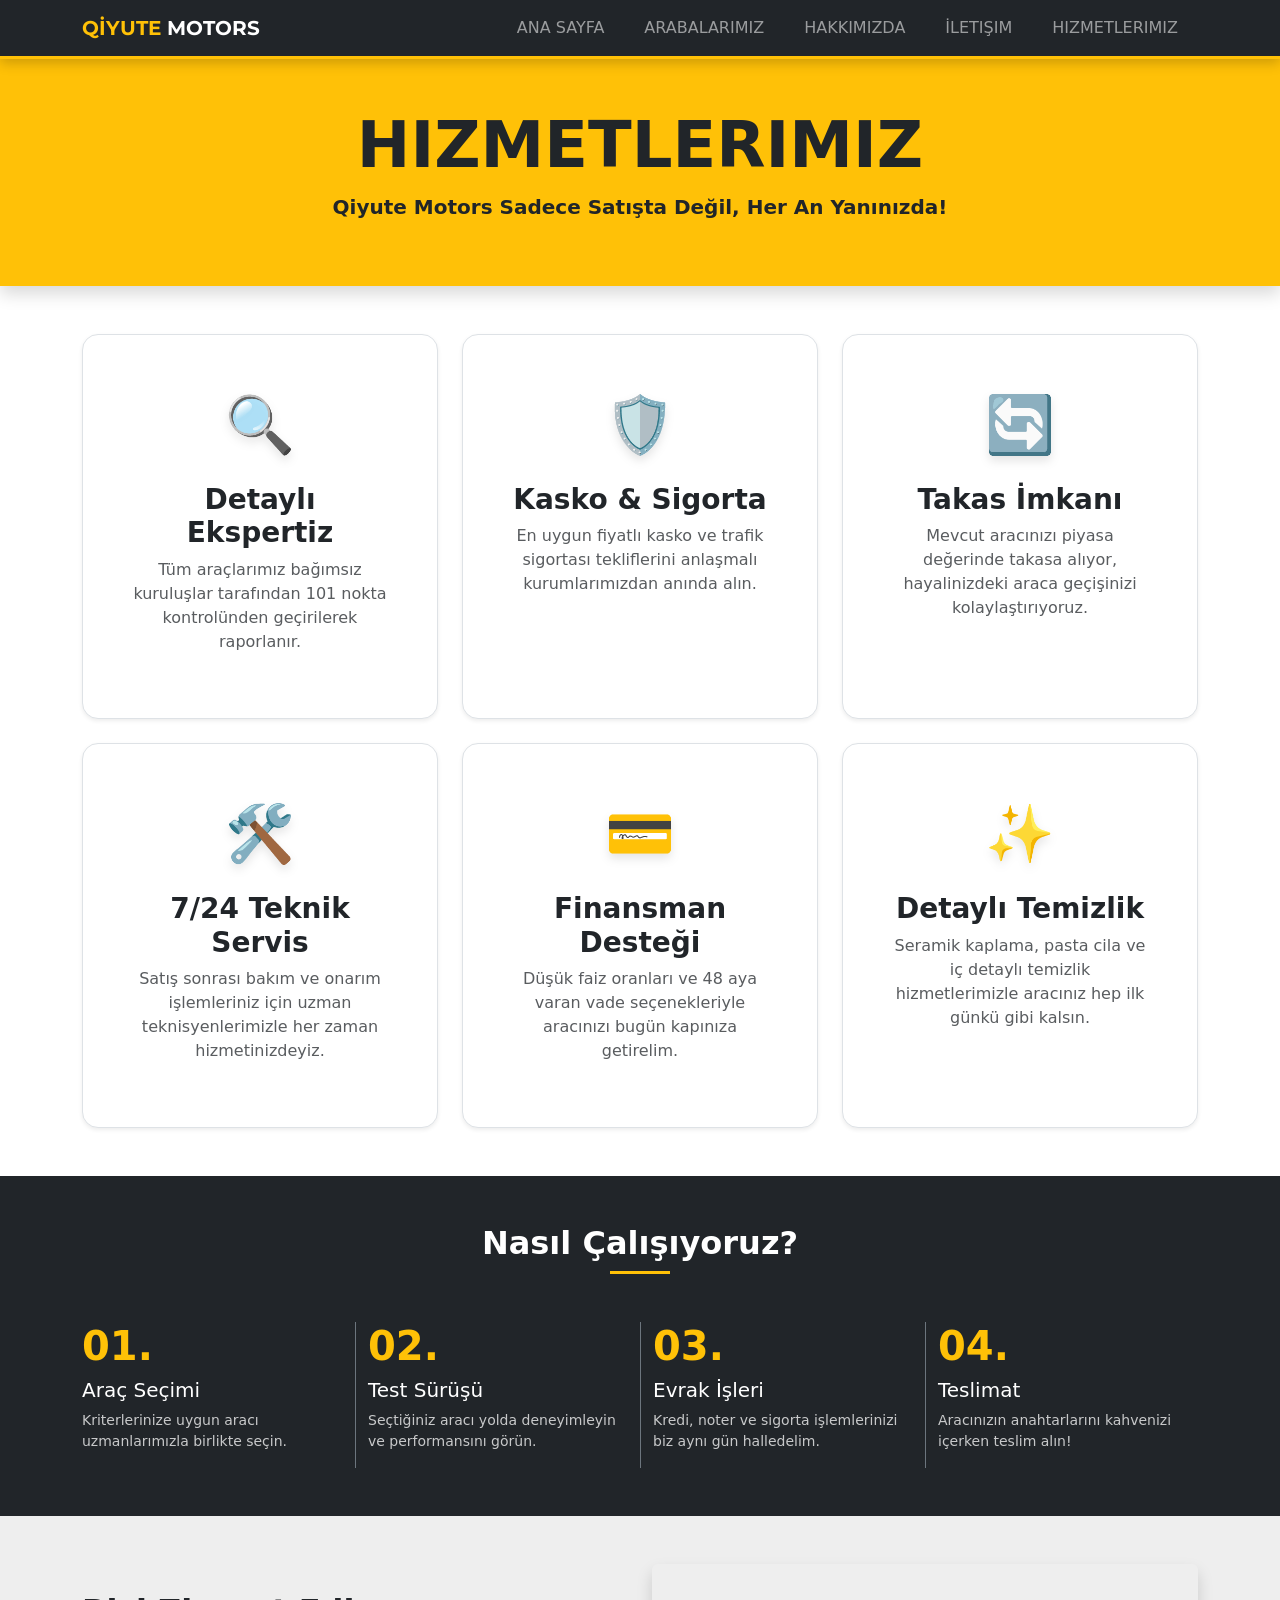
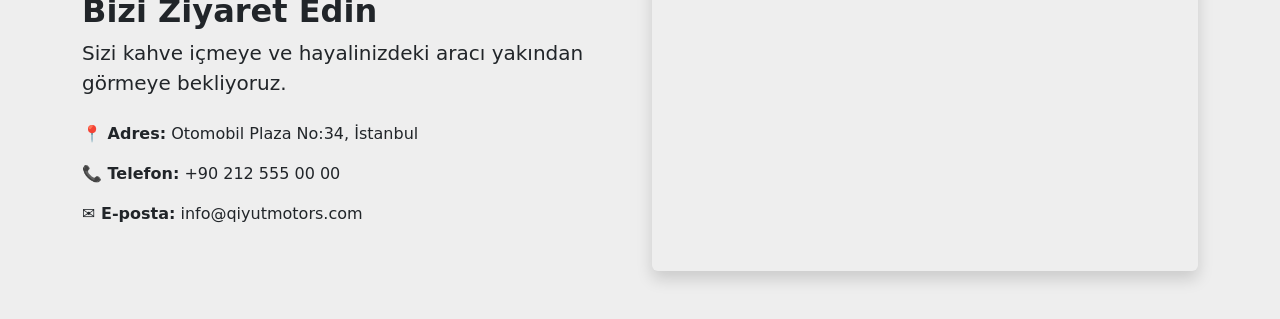
<file: hizmetlerimiz.html>
<!DOCTYPE html>
<html lang="en">
<head>
    <meta charset="UTF-8">
    <meta name="viewport" content="width=device-width, initial-scale=1.0">
    <title>Document</title>
     <link rel="stylesheet" href="style.css">
    <link href="https://cdn.jsdelivr.net/npm/bootstrap@5.3.0/dist/css/bootstrap.min.css" rel="stylesheet" integrity="sha384-9ndCyUaIbzAi2FUVXJi0CjmCapSmO7SnpJef0486qhLnuZ2cdeRhO02iuK6FUUVM" crossorigin="anonymous">
</head>
<body>
    <nav class="navbar navbar-expand-lg navbar-dark bg-dark sticky-top">
    <div class="container">
        <a class="navbar-brand fw-bold" href="index.html">
            <span class="text-warning">QİYUTE</span> MOTORS
        </a>

        <button class="navbar-toggler" type="button" data-bs-toggle="collapse" data-bs-target="#zaffarNav">
            <span class="navbar-toggler-icon"></span>
        </button>

        <div class="collapse navbar-collapse" id="zaffarNav">
            <ul class="navbar-nav ms-auto">
                <li class="nav-item">
                    <a class="nav-link" href="index.html">Ana Sayfa</a>
                </li>
                <li class="nav-item">
                    <a class="nav-link" href="Arabalar.html">Arabalarımız</a>
                </li>
                <li class="nav-item">
                    <a class="nav-link" href="hakkımızda.html">Hakkımızda</a>
                </li>
                <li class="nav-item">
                    <a class="nav-link" href="iletişim.html">İletişim</a>
                </li>
                <li class="nav-item">
                    <a class="nav-link" href="hizmetlerimiz.html">Hizmetlerimiz</a>
                </li>
            </ul>
        </div>
    </div>
</nav>


    <section class="py-5 bg-warning text-dark text-center shadow">
    <div class="container">
        <h1 class="display-3 fw-bold text-uppercase">Hizmetlerimiz</h1>
        <p class="lead fw-bold">Qiyute Motors Sadece Satışta Değil, Her An Yanınızda!</p>
    </div>
</section>

<div class="container my-5">
    <div class="row g-4">
        <div class="col-md-4">
            <div class="hizmet-kart p-5 text-center shadow-sm border rounded-4 h-100 bg-white">
                <div class="hizmet-ikon mb-3">🔍</div>
                <h3 class="fw-bold">Detaylı Ekspertiz</h3>
                <p class="text-muted">Tüm araçlarımız bağımsız kuruluşlar tarafından 101 nokta kontrolünden geçirilerek raporlanır.</p>
            </div>
        </div>

        <div class="col-md-4">
            <div class="hizmet-kart p-5 text-center shadow-sm border rounded-4 h-100 bg-white">
                <div class="hizmet-ikon mb-3">🛡️</div>
                <h3 class="fw-bold">Kasko & Sigorta</h3>
                <p class="text-muted">En uygun fiyatlı kasko ve trafik sigortası tekliflerini anlaşmalı kurumlarımızdan anında alın.</p>
            </div>
        </div>

        <div class="col-md-4">
            <div class="hizmet-kart p-5 text-center shadow-sm border rounded-4 h-100 bg-white">
                <div class="hizmet-ikon mb-3">🔄</div>
                <h3 class="fw-bold">Takas İmkanı</h3>
                <p class="text-muted">Mevcut aracınızı piyasa değerinde takasa alıyor, hayalinizdeki araca geçişinizi kolaylaştırıyoruz.</p>
            </div>
        </div>

        <div class="col-md-4">
            <div class="hizmet-kart p-5 text-center shadow-sm border rounded-4 h-100 bg-white">
                <div class="hizmet-ikon mb-3">🛠️</div>
                <h3 class="fw-bold">7/24 Teknik Servis</h3>
                <p class="text-muted">Satış sonrası bakım ve onarım işlemleriniz için uzman teknisyenlerimizle her zaman hizmetinizdeyiz.</p>
            </div>
        </div>

        <div class="col-md-4">
            <div class="hizmet-kart p-5 text-center shadow-sm border rounded-4 h-100 bg-white">
                <div class="hizmet-ikon mb-3">💳</div>
                <h3 class="fw-bold">Finansman Desteği</h3>
                <p class="text-muted">Düşük faiz oranları ve 48 aya varan vade seçenekleriyle aracınızı bugün kapınıza getirelim.</p>
            </div>
        </div>

        <div class="col-md-4">
            <div class="hizmet-kart p-5 text-center shadow-sm border rounded-4 h-100 bg-white">
                <div class="hizmet-ikon mb-3">✨</div>
                <h3 class="fw-bold">Detaylı Temizlik</h3>
                <p class="text-muted">Seramik kaplama, pasta cila ve iç detaylı temizlik hizmetlerimizle aracınız hep ilk günkü gibi kalsın.</p>
            </div>
        </div>
    </div>
</div>

<section class="py-5 bg-dark text-white overflow-hidden">
    <div class="container">
        <div class="row text-center mb-5">
            <div class="col-12">
                <h2 class="fw-bold">Nasıl Çalışıyoruz?</h2>
                <div class="mx-auto" style="width: 60px; height: 3px; background: var(--ana-sari);"></div>
            </div>
        </div>
        <div class="row g-4">
            <div class="col-md-3">
                <h4 class="sari-metin display-6 fw-bold">01.</h4>
                <h5>Araç Seçimi</h5>
                <p class="small opacity-75">Kriterlerinize uygun aracı uzmanlarımızla birlikte seçin.</p>
            </div>
            <div class="col-md-3 border-start border-secondary">
                <h4 class="sari-metin display-6 fw-bold">02.</h4>
                <h5>Test Sürüşü</h5>
                <p class="small opacity-75">Seçtiğiniz aracı yolda deneyimleyin ve performansını görün.</p>
            </div>
            <div class="col-md-3 border-start border-secondary">
                <h4 class="sari-metin display-6 fw-bold">03.</h4>
                <h5>Evrak İşleri</h5>
                <p class="small opacity-75">Kredi, noter ve sigorta işlemlerinizi biz aynı gün halledelim.</p>
            </div>
            <div class="col-md-3 border-start border-secondary">
                <h4 class="sari-metin display-6 fw-bold">04.</h4>
                <h5>Teslimat</h5>
                <p class="small opacity-75">Aracınızın anahtarlarını kahvenizi içerken teslim alın!</p>
            </div>
        </div>
    </div>
</section>
<section class="py-5" style="background-color: #eeeeee;">
    <div class="container">
        <div class="row align-items-center">
            <div class="col-md-6">
                <h2 class="fw-bold">Bizi Ziyaret Edin</h2>
                <p class="lead">Sizi kahve içmeye ve hayalinizdeki aracı yakından görmeye bekliyoruz.</p>
                <ul class="list-unstyled mt-4">
                    <li class="mb-3"><strong>📍 Adres:</strong> Otomobil Plaza No:34, İstanbul</li>
                    <li class="mb-3"><strong>📞 Telefon:</strong> +90 212 555 00 00</li>
                    <li class="mb-3"><strong>✉️ E-posta:</strong> info@qiyutmotors.com</li>
                </ul>
            </div>
            <div class="col-md-6">
                <div class="ratio ratio-16x9 shadow rounded overflow-hidden">
                    <iframe src="https://www.google.com/maps/embed?pb=!1m18!1m12!1m3!1d3010.457885421528!2d28.9774616!3d41.025635!2m3!1f0!2f0!3f0!3m2!1i1024!2i768!4f13.1!3m3!1m2!1s0x0%3A0x0!2zNDHCsDAxJzMyLjMiTiAyOMKwNTgnMzguOSJF!5e0!3m2!1str!2str!4v1620000000000" allowfullscreen="" loading="lazy"></iframe>
                </div>
            </div>
        </div>
    </div>
</section>
</body>
</html>
</file>
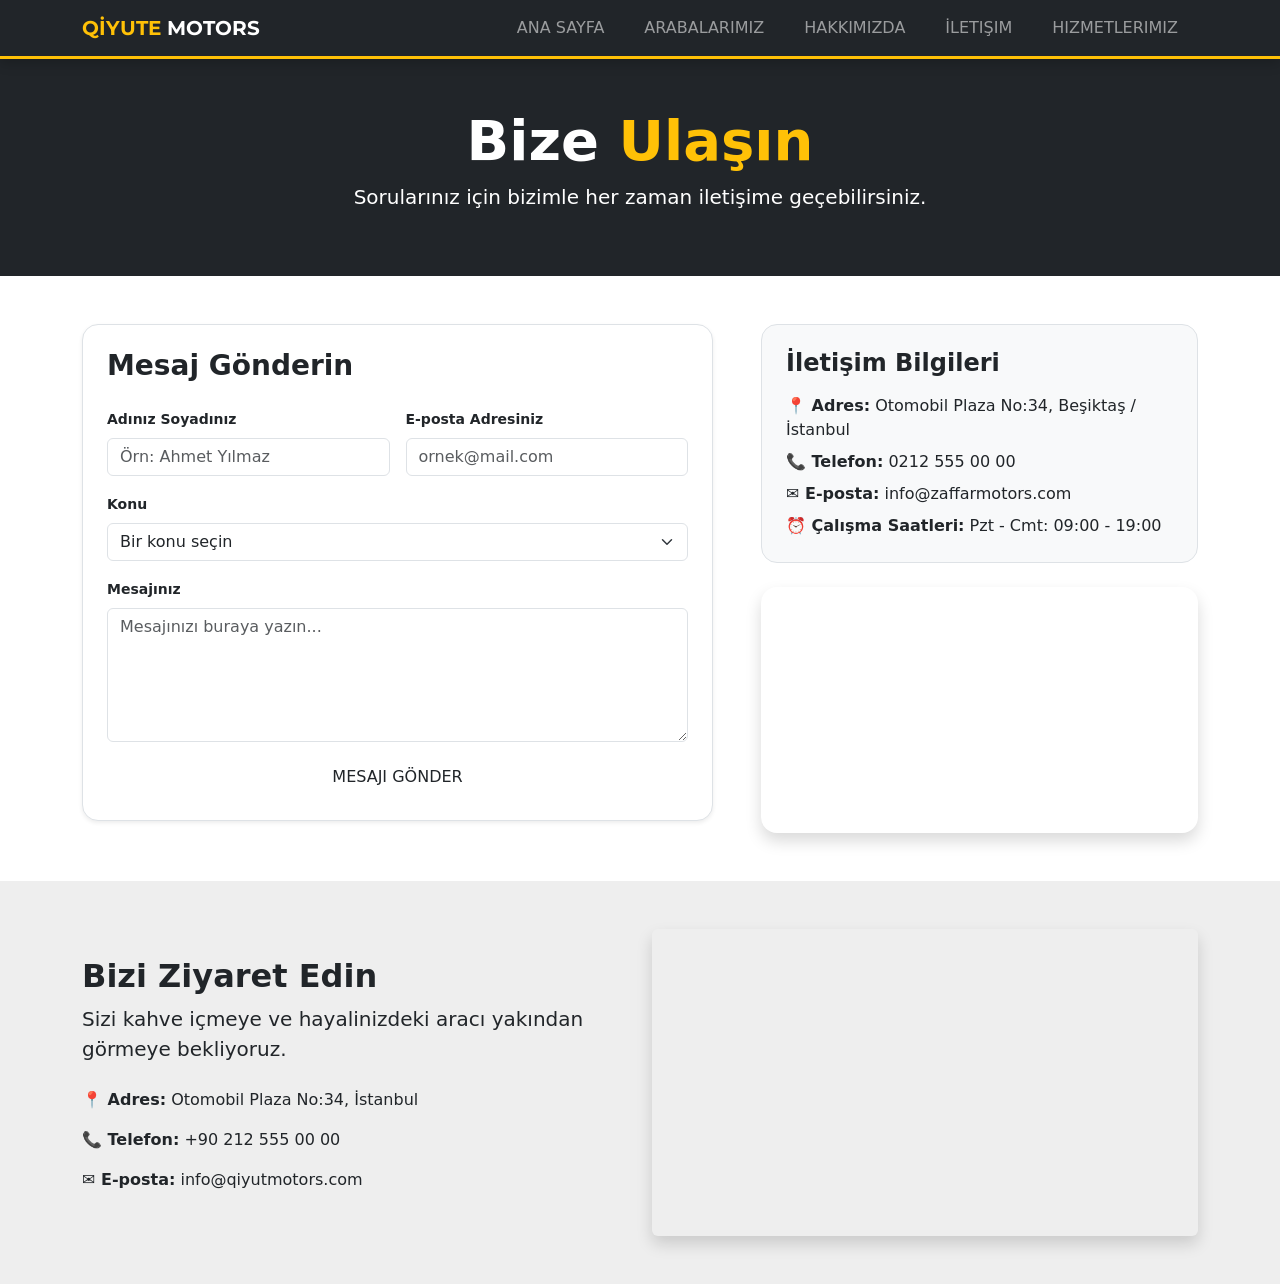
<file: iletişim.html>
<!DOCTYPE html>
<html lang="en">
<head>
    <meta charset="UTF-8">
    <meta name="viewport" content="width=device-width, initial-scale=1.0">
    <title>Document</title>
     <link rel="stylesheet" href="style.css">
    <link href="https://cdn.jsdelivr.net/npm/bootstrap@5.3.0/dist/css/bootstrap.min.css" rel="stylesheet" integrity="sha384-9ndCyUaIbzAi2FUVXJi0CjmCapSmO7SnpJef0486qhLnuZ2cdeRhO02iuK6FUUVM" crossorigin="anonymous">
</head>
<body>
    <nav class="navbar navbar-expand-lg navbar-dark bg-dark sticky-top">
    <div class="container">
        <a class="navbar-brand fw-bold" href="index.html">
            <span class="text-warning">QİYUTE</span> MOTORS
        </a>

        <button class="navbar-toggler" type="button" data-bs-toggle="collapse" data-bs-target="#zaffarNav">
            <span class="navbar-toggler-icon"></span>
        </button>

        <div class="collapse navbar-collapse" id="zaffarNav">
            <ul class="navbar-nav ms-auto">
                <li class="nav-item">
                    <a class="nav-link" href="index.html">Ana Sayfa</a>
                </li>
                <li class="nav-item">
                    <a class="nav-link" href="Arabalar.html">Arabalarımız</a>
                </li>
                <li class="nav-item">
                    <a class="nav-link" href="hakkımızda.html">Hakkımızda</a>
                </li>
                <li class="nav-item">
                    <a class="nav-link" href="iletişim.html">İletişim</a>
                </li>
                <li class="nav-item">
                    <a class="nav-link" href="hizmetlerimiz.html">Hizmetlerimiz</a>
                </li>
            </ul>
        </div>
    </div>
</nav>

<section class="py-5 bg-dark text-white text-center">
    <div class="container">
        <h1 class="display-4 fw-bold">Bize <span class="sari-metin">Ulaşın</span></h1>
        <p class="lead">Sorularınız için bizimle her zaman iletişime geçebilirsiniz.</p>
    </div>
</section>

<div class="container my-5">
    <div class="row g-5">
        <div class="col-lg-7">
            <div class="p-4 bg-white shadow-sm border rounded-4">
                <h3 class="fw-bold mb-4">Mesaj Gönderin</h3>
                <form>
                    <div class="row g-3">
                        <div class="col-md-6">
                            <label class="form-label fw-bold small">Adınız Soyadınız</label>
                            <input type="text" class="form-control" placeholder="Örn: Ahmet Yılmaz">
                        </div>
                        <div class="col-md-6">
                            <label class="form-label fw-bold small">E-posta Adresiniz</label>
                            <input type="email" class="form-control" placeholder="ornek@mail.com">
                        </div>
                        <div class="col-12">
                            <label class="form-label fw-bold small">Konu</label>
                            <select class="form-select">
                                <option selected>Bir konu seçin</option>
                                <option>Araç Bilgisi Almak İstiyorum</option>
                                <option>Takas Teklifi</option>
                                <option>Teknik Servis Randevusu</option>
                                <option>Diğer</option>
                            </select>
                        </div>
                        <div class="col-12">
                            <label class="form-label fw-bold small">Mesajınız</label>
                            <textarea class="form-control" rows="5" placeholder="Mesajınızı buraya yazın..."></textarea>
                        </div>
                        <div class="col-12">
                            <button type="submit" class="btn btn-ozel w-100">MESAJI GÖNDER</button>
                        </div>
                    </div>
                </form>
            </div>
        </div>


        <div class="col-lg-5">
            <div class="mb-4 p-4 bg-light rounded-4 border">
                <h4 class="fw-bold mb-3">İletişim Bilgileri</h4>
                <p class="mb-2"><strong>📍 Adres:</strong> Otomobil Plaza No:34, Beşiktaş / İstanbul</p>
                <p class="mb-2"><strong>📞 Telefon:</strong> 0212 555 00 00</p>
                <p class="mb-2"><strong>✉️ E-posta:</strong> info@zaffarmotors.com</p>
                <p class="mb-0"><strong>⏰ Çalışma Saatleri:</strong> Pzt - Cmt: 09:00 - 19:00</p>
            </div>
            
            <div class="ratio ratio-16x9 rounded-4 overflow-hidden shadow">
                <iframe src="https://www.google.com/maps/embed?pb=!1m18!1m12!1m3!1d3009.613386008639!2d28.9818!3d41.0428!2m3!1f0!2f0!3f0!3m2!1i1024!2i768!4f13.1!3m3!1m2!1s0x0%3A0x0!2zNDHCsDAyJzM0LjEiTiAyOMKwNTgnNTQuNSJF!5e0!3m2!1str!2str!4v1620000000000!5m2!1str!2str" 
                style="border:0;" allowfullscreen="" loading="lazy"></iframe>
            </div>
        </div>
    </div>
</div>




<section class="py-5" style="background-color: #eeeeee;">
    <div class="container">
        <div class="row align-items-center">
            <div class="col-md-6">
                <h2 class="fw-bold">Bizi Ziyaret Edin</h2>
                <p class="lead">Sizi kahve içmeye ve hayalinizdeki aracı yakından görmeye bekliyoruz.</p>
                <ul class="list-unstyled mt-4">
                    <li class="mb-3"><strong>📍 Adres:</strong> Otomobil Plaza No:34, İstanbul</li>
                    <li class="mb-3"><strong>📞 Telefon:</strong> +90 212 555 00 00</li>
                    <li class="mb-3"><strong>✉️ E-posta:</strong> info@qiyutmotors.com</li>
                </ul>
            </div>
            <div class="col-md-6">
                <div class="ratio ratio-16x9 shadow rounded overflow-hidden">
                    <iframe src="https://www.google.com/maps/embed?pb=!1m18!1m12!1m3!1d3010.457885421528!2d28.9774616!3d41.025635!2m3!1f0!2f0!3f0!3m2!1i1024!2i768!4f13.1!3m3!1m2!1s0x0%3A0x0!2zNDHCsDAxJzMyLjMiTiAyOMKwNTgnMzguOSJF!5e0!3m2!1str!2str!4v1620000000000" allowfullscreen="" loading="lazy"></iframe>
                </div>
            </div>
        </div>
    </div>
</section>
</body>
</html>
</file>
<file: style.css>
@import url('https://fonts.googleapis.com/css2?family=Montserrat:wght@400;700&family=Poppins:wght@300;500&display=swap');

:root {
    --ana-sari: #ffc107;
    --gece-siyahi: #1a1a1a;
    --yazi-grisi: #333333;
    --arka-plan: #f8f9fa;
    --yumusak-gecis: all 0.4s ease;
}

body {
    font-family: 'Poppins', sans-serif;
    background-color: var(--arka-plan);
    color: var(--yazi-grisi);
    overflow-x: hidden;
    animation: sayfaBelirme 1s ease-in;
}

@keyframes sayfaBelirme {
    from { opacity: 0; }
    to { opacity: 1; }
}

.navbar {
    padding: 15px 0;
    border-bottom: 3px solid var(--ana-sari);
    box-shadow: 0 4px 12px rgba(0,0,0,0.2);
}

.navbar-brand {
    font-family: 'Montserrat', sans-serif;
    font-size: 1.8rem;
    font-weight: 700;
    text-transform: uppercase;
}

.nav-link {
    margin: 0 12px;
    font-weight: 500;
    text-transform: uppercase;
    transition: var(--yumusak-gecis);
}

.nav-link::after {
    content: '';
    position: absolute;
    width: 0;
    height: 2px;
    background: var(--ana-sari);
    left: 0;
    bottom: 0;
    transition: var(--yumusak-gecis);
}

.nav-link:hover::after {
    width: 100%;
}

.nav-link:hover {
    color: var(--ana-sari) !important;
}

.carousel-item {
    height: 85vh;
    min-height: 450px;
}

.carousel-item img {
    height: 100%;
    object-fit: cover;
    filter: brightness(45%) contrast(110%);
}

.carousel-caption {
    background: rgba(0, 0, 0, 0.5);
    padding: 30px;
    border-radius: 15px;
    backdrop-filter: blur(8px);
    bottom: 25%;
}

.carousel-caption h1 {
    font-family: 'Montserrat', sans-serif;
    font-size: 3.5rem;
    font-weight: 700;
    border-left: 6px solid var(--ana-sari);
    padding-left: 20px;
}

.btn-ozel {
    background-color: var(--ana-sari);
    color: var(--gece-siyahi);
    border-radius: 5px;
    padding: 12px 35px;
    font-weight: bold;
    border: 2px solid var(--ana-sari);
    transition: var(--yumusak-gecis);
    text-transform: uppercase;
}

.btn-ozel:hover {
    background-color: transparent;
    color: var(--ana-sari);
    transform: scale(1.05);
}

.ozellik-kart {
    border: none;
    border-radius: 20px;
    overflow: hidden;
    background-color: #fff;
    box-shadow: 0 5px 15px rgba(0,0,0,0.05);
    transition: all 0.4s cubic-bezier(0.175, 0.885, 0.32, 1.275);
}

.ozellik-kart:hover {
    transform: translateY(-12px);
    box-shadow: 0 15px 35px rgba(0,0,0,0.15);
}

.ozellik-kart .card-img-top {
    height: 200px;
    object-fit: cover;
    transition: transform 0.6s ease;
}

.ozellik-kart:hover .card-img-top {
    transform: scale(1.1);
}

footer {
    background-color: var(--gece-siyahi);
    color: white;
    padding: 50px 0;
    margin-top: 60px;
    border-top: 5px solid var(--ana-sari);
}

.footer-baslik {
    color: var(--ana-sari);
    font-weight: 700;
    margin-bottom: 20px;
}

.karanlik-tema {
    background-color: #121212 !important;
    color: #ffffff !important;
}

.karanlik-tema .ozellik-kart {
    background-color: #1e1e1e;
    color: white;
}

.karanlik-tema .bg-white {
    background-color: #1a1a1a !important;
}

.sari-metin {
    color: var(--ana-sari) !important;
}

.golgeli-yazi {
    text-shadow: 2px 2px 8px rgba(0,0,0,0.5);
}

.btn-outline-dark:hover {
    background-color: var(--ana-sari) !important;
    border-color: var(--ana-sari) !important;
    color: var(--gece-siyahi) !important;
}

.breadcrumb-item a:hover {
    color: var(--ana-sari) !important;
}

.btn-ozel-gradyan {
    background: linear-gradient(45deg, #ffc107, #ff9800);
    color: #000;
    border: none;
    font-weight: 600;
    border-radius: 8px;
    transition: all 0.3s ease;
}

.btn-ozel-gradyan:hover {
    background: #000;
    color: #ffc107;
    letter-spacing: 1px;
    box-shadow: 0 5px 15px rgba(255, 193, 7, 0.4);
}

hr.mx-auto {
    border: none;
    border-radius: 10px;
}

.display-4 {
    animation: asagidanGel 0.8s ease-out;
}

@keyframes asagidanGel {
    from {
        transform: translateY(30px);
        opacity: 0;
    }
    to {
        transform: translateY(0);
        opacity: 1;
    }
}

.detay-ana-resim {
    width: 100%;
    height: 60vh;
    object-fit: cover;
    filter: brightness(60%);
}

.resim-ustu-yazi {
    position: absolute;
    bottom: 40px;
    left: 50px;
    color: white;
    background: rgba(0, 0, 0, 0.4);
    padding: 20px 40px;
    border-left: 8px solid var(--ana-sari);
    backdrop-filter: blur(5px);
    border-radius: 0 10px 10px 0;
}

.detay-kutu {
    background-color: #fff;
    transition: all 0.3s ease;
    cursor: default;
}

.detay-kutu:hover {
    background-color: var(--ana-sari);
    transform: scale(1.05);
    border-color: var(--ana-sari) !important;
}

.detay-kutu:hover h5 {
    color: #000;
}

.sticky-top {
    z-index: 5;
}

.progress {
    background-color: #e9ecef;
    border-radius: 50px;
}

.progress-bar {
    border-radius: 50px;
}

.bg-white.shadow-sm.rounded-4 {
    transition: transform 0.3s ease;
}

.bg-white.shadow-sm.rounded-4:hover {
    transform: translateY(-5px);
}

.hizmet-kart {
    transition: all 0.4s ease;
    border-top: 5px solid transparent !important;
}

.hizmet-kart:hover {
    transform: scale(1.03);
    border-top: 5px solid var(--ana-sari) !important;
    box-shadow: 0 10px 25px rgba(255, 193, 7, 0.2) !important;
}

.hizmet-ikon {
    font-size: 3.5rem;
    display: inline-block;
    filter: drop-shadow(0 5px 5px rgba(0,0,0,0.1));
}

@media (max-width: 768px) {
    .border-start {
        border-left: none !important;
        border-bottom: 1px solid #444;
        padding-bottom: 20px;
    }
}

.form-control, .form-select {
    border: 2px solid #eee;
    padding: 12px;
    border-radius: 8px;
    transition: all 0.3s ease;
}

.form-control:focus, .form-select:focus {
    border-color: var(--ana-sari);
    box-shadow: 0 0 10px rgba(255, 193, 7, 0.2);
}

.ratio-16x9 iframe {
    filter: grayscale(20%) contrast(1.1);
}
</file>
